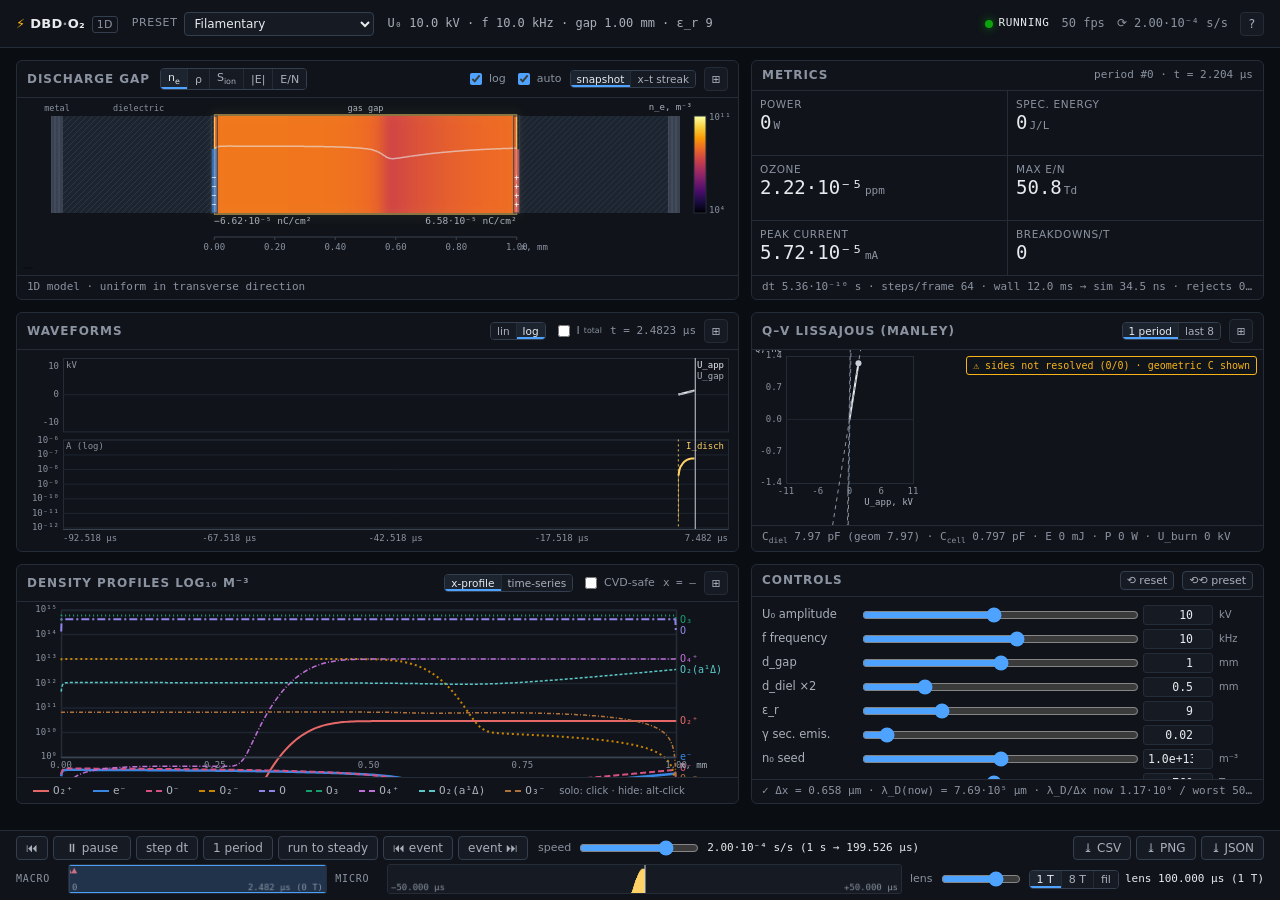
<file: index.html>
<!DOCTYPE html>
<html lang="en" data-theme="dark">
<head>
<meta charset="utf-8">
<meta name="viewport" content="width=device-width, initial-scale=1">
<title>DBD·O₂ 1D — dielectric barrier discharge simulator</title>
<!-- inline favicon: keeps the page dependency-free and silences the /favicon.ico 404 -->
<link rel="icon" href="data:image/svg+xml,%3Csvg xmlns='http://www.w3.org/2000/svg' viewBox='0 0 32 32'%3E%3Crect width='32' height='32' rx='6' fill='%2310141a'/%3E%3Crect x='4' y='6' width='24' height='3' fill='%234b5566'/%3E%3Crect x='4' y='23' width='24' height='3' fill='%234b5566'/%3E%3Cpath d='M16 9 L12 16 L18 16 L14 23' stroke='%23ffd166' stroke-width='2.2' fill='none' stroke-linejoin='round'/%3E%3C/svg%3E">
<link rel="stylesheet" href="css/app.css">
</head>
<body>

<!-- ══ A. HEADER ═══════════════════════════════════════════════════════════ -->
<header class="zone-a" id="header">
  <div class="brand"><span class="bolt" aria-hidden="true">⚡</span> DBD<span class="dot">·</span>O₂ <span class="brand-sub">1D</span></div>

  <label class="hdr-field">
    <span class="hdr-label">preset</span>
    <select id="preset" aria-label="Parameter preset">
      <option value="filamentary">Filamentary</option>
      <option value="townsend">Townsend / homogeneous</option>
      <option value="ozonizer">Ozonizer</option>
    </select>
  </label>

  <div class="hdr-summary mono" id="hdrSummary">U₀ 10.0 kV · f 10.0 kHz · gap 1.00 mm</div>

  <div class="hdr-right">
    <span class="run-badge" id="runBadge"><span class="led" aria-hidden="true"></span><span id="runText">PAUSED</span></span>
    <span class="mono muted" id="fpsText">– fps</span>
    <span class="mono muted" id="speedText">⟳ 1×</span>
    <button class="icon-btn" id="btnHelp" title="Keyboard shortcuts (?)" aria-label="Keyboard shortcuts">?</button>
    <button class="icon-btn" id="btnDrawer" title="Controls" aria-label="Open controls">☰</button>
  </div>
</header>

<main id="app">

  <!-- ══ B. GAP VIEW ══════════════════════════════════════════════════════ -->
  <section class="panel zone-b" id="panelGap">
    <div class="panel-head">
      <h2>Discharge gap</h2>
      <div class="seg" role="group" id="fieldSeg" aria-label="Displayed field">
        <button data-field="ne" class="on">n<sub>e</sub></button>
        <button data-field="rho">ρ</button>
        <button data-field="sion">S<sub>ion</sub></button>
        <button data-field="Eabs">|E|</button>
        <button data-field="EN">E/N</button>
      </div>
      <div class="head-tools">
        <label class="chk"><input type="checkbox" id="gapLog" checked> log</label>
        <label class="chk"><input type="checkbox" id="gapAuto" checked> auto</label>
        <div class="seg small" role="group" aria-label="Gap view mode">
          <button id="viewSnap" class="on">snapshot</button>
          <button id="viewStreak">x–t streak</button>
        </div>
        <button class="icon-btn" data-table="gap" title="Table view">⊞</button>
      </div>
    </div>
    <div class="panel-body">
      <canvas id="cvGap" role="img" aria-label="Discharge gap field map"></canvas>
      <div class="badge-tl mono" id="glowBadge" hidden>afterglow ON</div>
      <div class="readout mono" id="gapReadout"></div>
    </div>
    <div class="panel-foot mono muted" id="gapFoot">1D model · uniform in transverse direction</div>
  </section>

  <!-- ══ C. METRICS ═══════════════════════════════════════════════════════ -->
  <section class="panel zone-c" id="panelMetrics">
    <div class="panel-head">
      <h2>Metrics</h2>
      <div class="head-tools mono muted" id="periodText">period #0 · t = 0.000 ms</div>
    </div>
    <div class="panel-body metrics-grid" id="metrics"></div>
    <div class="panel-foot mono" id="solverStatus">dt – · steps/frame – · wall→sim –</div>
  </section>

  <!-- ══ D. WAVEFORMS ═════════════════════════════════════════════════════ -->
  <section class="panel zone-d" id="panelWave">
    <div class="panel-head">
      <h2>Waveforms</h2>
      <div class="head-tools">
        <div class="seg small" role="group" aria-label="Current scale">
          <button id="iLin">lin</button><button id="iLog" class="on">log</button>
        </div>
        <label class="chk"><input type="checkbox" id="showItot"> I<sub>total</sub></label>
        <span class="mono muted" id="waveCursor">t = –</span>
        <button class="icon-btn" data-table="wave" title="Table view">⊞</button>
      </div>
    </div>
    <div class="panel-body">
      <canvas id="cvWave" role="img" aria-label="Voltage and current waveforms"></canvas>
      <div class="badge-tr mono" id="decBadge" hidden></div>
    </div>
  </section>

  <!-- ══ E. Q–V LISSAJOUS ═════════════════════════════════════════════════ -->
  <section class="panel zone-e" id="panelQV">
    <div class="panel-head">
      <h2>Q–V Lissajous <span class="muted">(Manley)</span></h2>
      <div class="head-tools">
        <div class="seg small" role="group" aria-label="Lissajous window">
          <button id="qv1" class="on">1 period</button><button id="qv8">last 8</button>
        </div>
        <button class="icon-btn" data-table="qv" title="Table view">⊞</button>
      </div>
    </div>
    <div class="panel-body">
      <canvas id="cvQV" role="img" aria-label="Charge versus voltage Lissajous figure"></canvas>
      <div class="badge-tr status-warn mono" id="qvWarn" hidden>⚠ non-ideal Lissajous</div>
    </div>
    <div class="panel-foot mono" id="qvFoot">C<sub>diel</sub> – · C<sub>cell</sub> – · E – · P –</div>
  </section>

  <!-- ══ F. DENSITY PROFILES ══════════════════════════════════════════════ -->
  <section class="panel zone-f" id="panelProf">
    <div class="panel-head">
      <h2>Density profiles <span class="muted">log₁₀ m⁻³</span></h2>
      <div class="head-tools">
        <div class="seg small" role="group" aria-label="Profile mode">
          <button id="profX" class="on">x-profile</button><button id="profT">time-series</button>
        </div>
        <label class="chk"><input type="checkbox" id="cvdSafe"> CVD-safe</label>
        <span class="mono muted" id="profCursor">x = –</span>
        <button class="icon-btn" data-table="prof" title="Table view">⊞</button>
      </div>
    </div>
    <div class="panel-body">
      <canvas id="cvProf" role="img" aria-label="Species density profiles"></canvas>
      <div class="tooltip mono" id="profTip" hidden></div>
    </div>
    <div class="panel-foot legend" id="legend"></div>
  </section>

  <!-- ══ G. CONTROLS ══════════════════════════════════════════════════════ -->
  <section class="panel zone-g" id="panelCtl">
    <div class="panel-head">
      <h2>Controls</h2>
      <div class="head-tools">
        <button class="btn tiny" id="btnResetSoft" title="Reset state, keep parameters">⟲ reset</button>
        <button class="btn tiny" id="btnResetPreset" title="Reset to preset">⟲⟲ preset</button>
      </div>
    </div>
    <div class="panel-body ctl-body" id="controls"></div>
    <div class="panel-foot mono" id="gridInfo">Δx – · λ_D – </div>
  </section>
</main>

<!-- ══ H. TRANSPORT + TIMELINE ════════════════════════════════════════════ -->
<footer class="zone-h" id="transport">
  <div class="tr-row">
    <div class="tr-buttons">
      <button class="btn" id="btnReset" title="Reset to t=0 (R)">⏮</button>
      <button class="btn wide" id="btnPlay" title="Play / pause (Space)">⏵ play</button>
      <button class="btn" id="btnStep" title="One solver step">step dt</button>
      <button class="btn" id="btnPeriod" title="Run exactly one period">1 period</button>
      <button class="btn" id="btnSteady" title="Run to steady state">run to steady</button>
      <button class="btn" id="btnPrevEv" title="Previous breakdown (Shift+←)">⏮ event</button>
      <button class="btn" id="btnNextEv" title="Next breakdown (Shift+→)">event ⏭</button>
    </div>
    <label class="tr-speed">
      <span class="muted">speed</span>
      <input type="range" id="speed" min="-9" max="-2" step="0.05" value="-3.7">
      <span class="mono" id="speedLabel">–</span>
    </label>
    <div class="tr-exports">
      <button class="btn" id="btnCSV">⤓ CSV</button>
      <button class="btn" id="btnPNG">⤓ PNG</button>
      <button class="btn" id="btnJSON">⤓ JSON</button>
    </div>
  </div>
  <div class="tr-row tl-row">
    <span class="tl-tag mono">MACRO</span>
    <canvas id="cvMacro" class="tl-canvas" role="img" aria-label="Macro timeline with breakdown events"></canvas>
    <span class="tl-tag mono">MICRO</span>
    <canvas id="cvMicro" class="tl-canvas micro" role="img" aria-label="Micro timeline lens"></canvas>
    <label class="tr-speed lens">
      <span class="muted">lens</span>
      <input type="range" id="lens" min="-8.7" max="-2.3" step="0.05" value="-4">
      <span class="seg">
        <button class="on" id="lens1T" type="button" title="one full period">1 T</button>
        <button id="lens8T" type="button" title="eight periods">8 T</button>
        <button id="lensFil" type="button" title="filament scale, 50 ns">fil</button>
      </span>
      <span class="mono" id="lensLabel">–</span>
    </label>
  </div>
</footer>

<div class="live-region" id="live" aria-live="polite" role="status"></div>

<!-- modal: table view / help -->
<div class="modal" id="modal" hidden>
  <div class="modal-box">
    <div class="modal-head"><h3 id="modalTitle">Table</h3><button class="icon-btn" id="modalClose">✕</button></div>
    <div class="modal-body mono" id="modalBody"></div>
  </div>
</div>

<script type="module" src="src/ui.js"></script>
</body>
</html>
</file>
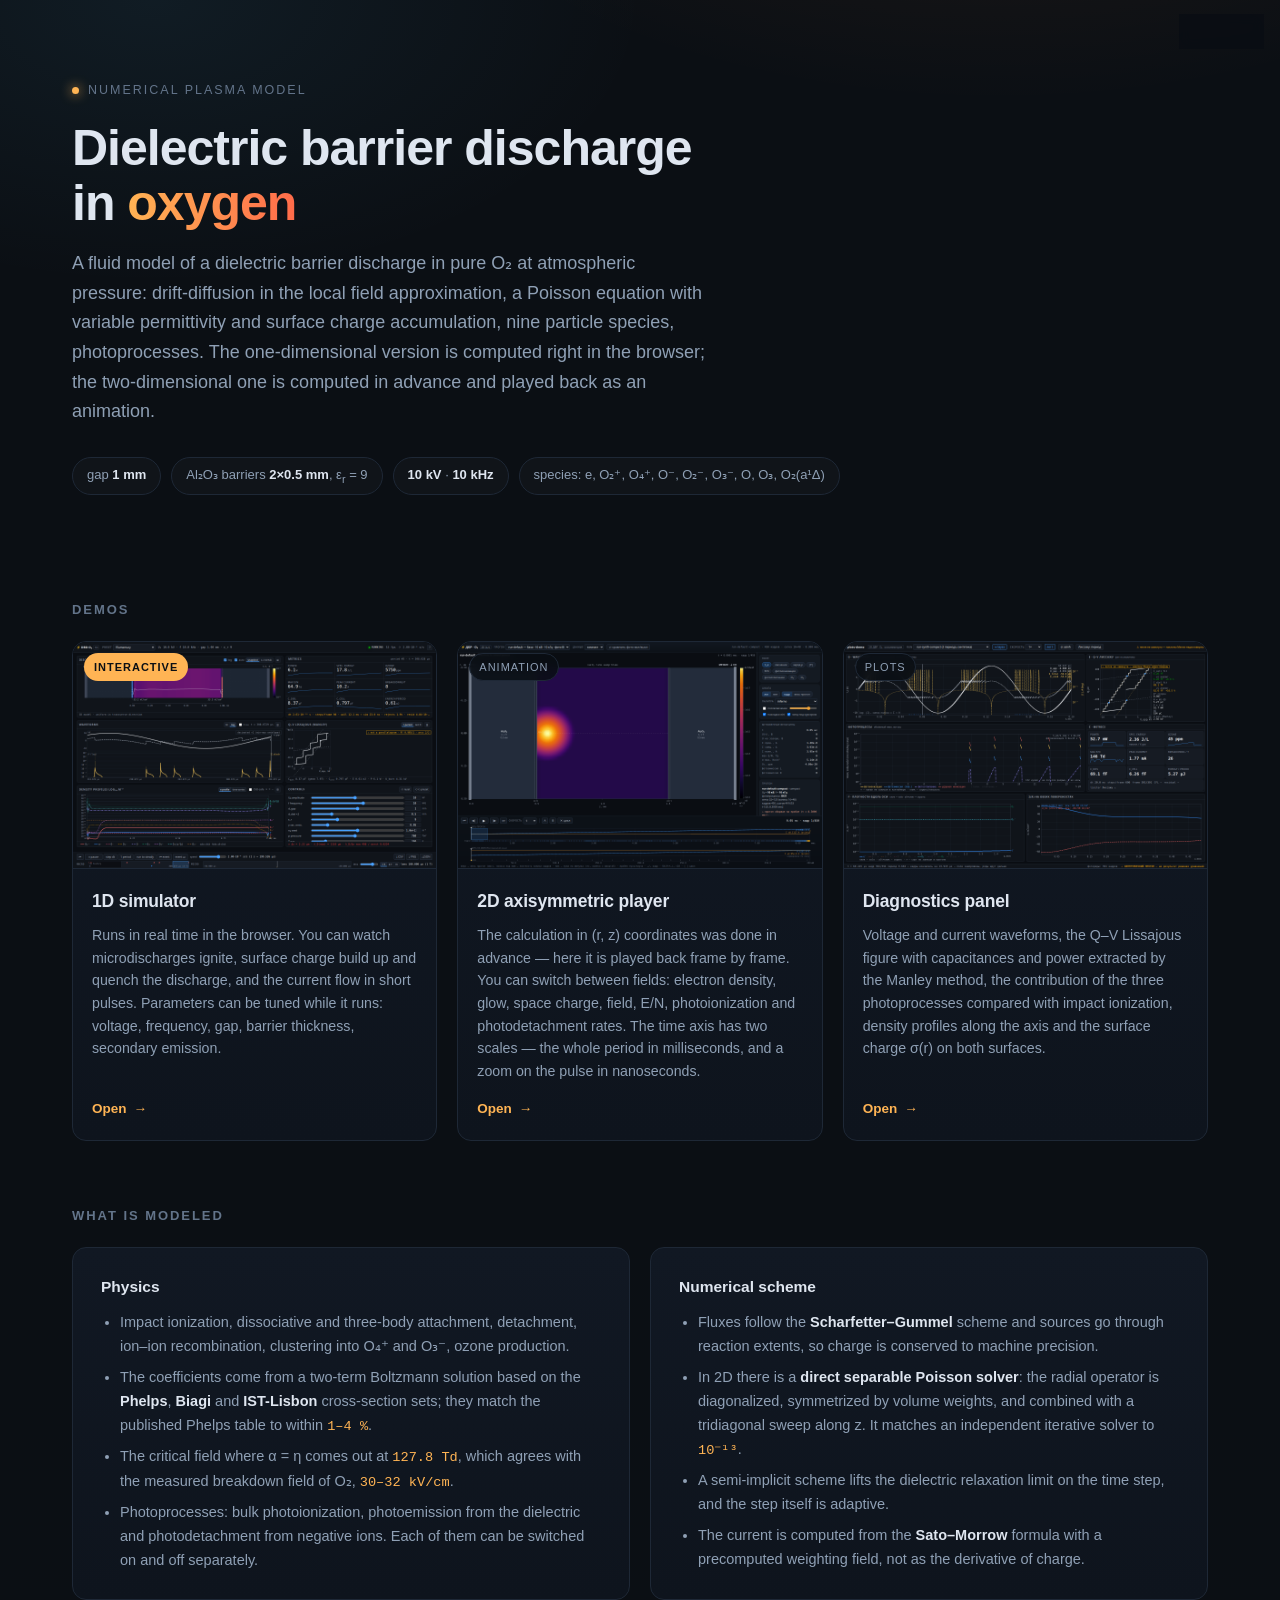
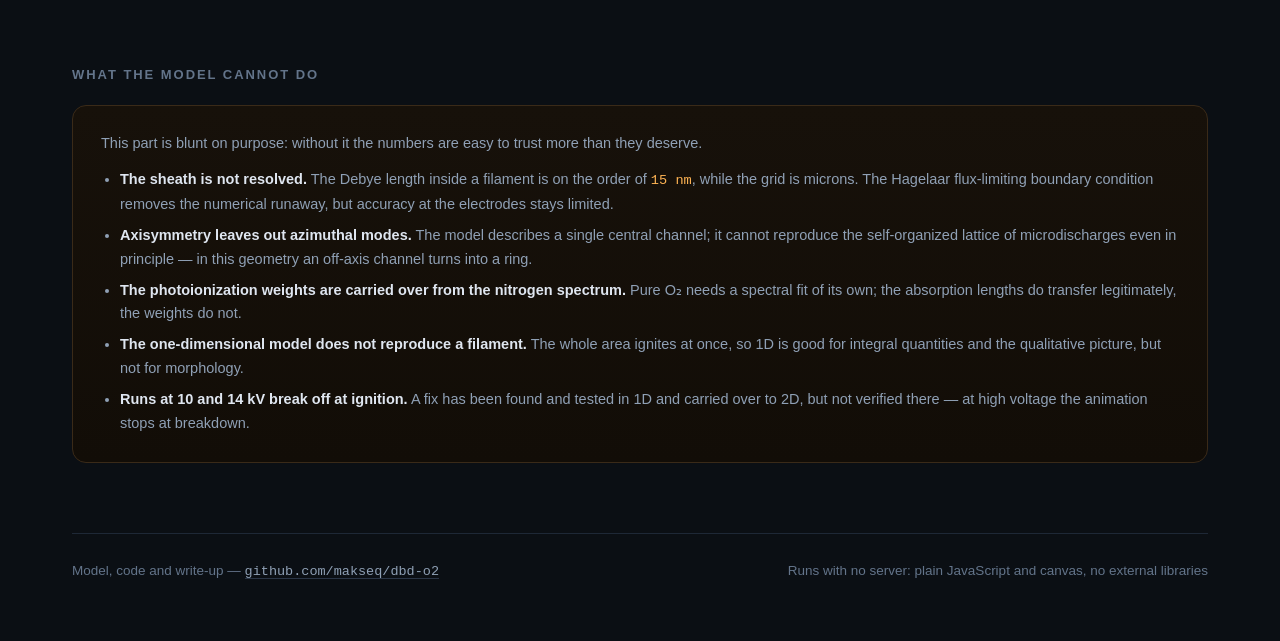
<file: site/index.html>
<!doctype html>
<html lang="en" data-lang="en">
<head>
<meta charset="utf-8">
<meta name="viewport" content="width=device-width, initial-scale=1">
<script>
(function(){
  var q=new URLSearchParams(location.search).get('lang'), s=null;
  try{ s=localStorage.getItem('lang'); }catch(e){}
  var l=(q==='en'||q==='ru')?q:((s==='en'||s==='ru')?s:'en');
  if(q===l){ try{ localStorage.setItem('lang',l); }catch(e){} }
  document.documentElement.lang=l;
  document.documentElement.setAttribute('data-lang',l);
  window.LANG=l;
})();
</script>
<title>Fluid model of atmospheric-pressure plasma | DBD in oxygen</title>
<meta name="description" content="A fluid model of a dielectric barrier discharge in pure oxygen at atmospheric pressure, with a live 1D simulator and a 2D axisymmetric player.">
<meta name="robots" content="index,follow">
<meta name="theme-color" content="#0b0f14">
<link rel="canonical" href="https://barier.makseq.com/">
<link rel="alternate" hreflang="en" href="https://barier.makseq.com/">
<link rel="alternate" hreflang="ru" href="https://barier.makseq.com/?lang=ru">
<link rel="alternate" hreflang="x-default" href="https://barier.makseq.com/">
<meta property="og:type" content="website">
<meta property="og:site_name" content="Dielectric barrier discharge in oxygen">
<meta property="og:url" content="https://barier.makseq.com/">
<meta property="og:title" content="Fluid model of atmospheric-pressure plasma | DBD in oxygen">
<meta property="og:description" content="A fluid model of a dielectric barrier discharge in pure oxygen at atmospheric pressure, with a live 1D simulator and a 2D axisymmetric player.">
<meta property="og:image" content="https://barier.makseq.com/og/landing.jpg">
<meta property="og:image:width" content="1200">
<meta property="og:image:height" content="630">
<meta property="og:image:alt" content="Dielectric barrier discharge in oxygen: the landing page of the numerical model, 1D simulator and 2D player">
<meta property="og:locale" content="en_US">
<meta name="twitter:card" content="summary_large_image">
<meta name="twitter:title" content="Fluid model of atmospheric-pressure plasma | DBD in oxygen">
<meta name="twitter:description" content="A fluid model of a dielectric barrier discharge in pure oxygen at atmospheric pressure, with a live 1D simulator and a 2D axisymmetric player.">
<meta name="twitter:image" content="https://barier.makseq.com/og/landing.jpg">
<meta name="twitter:image:alt" content="Dielectric barrier discharge in oxygen: the landing page of the numerical model, 1D simulator and 2D player">
<script type="application/ld+json">
{
  "@context": "https://schema.org",
  "@graph": [
    {
      "@type": "WebSite",
      "@id": "https://barier.makseq.com/#website",
      "url": "https://barier.makseq.com/",
      "name": "Dielectric barrier discharge in oxygen",
      "description": "A fluid model of a dielectric barrier discharge in pure oxygen at atmospheric pressure, with a live 1D simulator and a 2D axisymmetric player.",
      "inLanguage": ["en", "ru"],
      "author": { "@id": "https://makseq.com/#person" },
      "publisher": { "@id": "https://makseq.com/#person" }
    },
    {
      "@type": "Person",
      "@id": "https://makseq.com/#person",
      "name": "Max Tkachenko",
      "url": "https://makseq.com"
    },
    {
      "@type": "WebPage",
      "@id": "https://barier.makseq.com/#webpage",
      "url": "https://barier.makseq.com/",
      "name": "Fluid model of atmospheric-pressure plasma | DBD in oxygen",
      "description": "A fluid model of a dielectric barrier discharge in pure oxygen at atmospheric pressure, with a live 1D simulator and a 2D axisymmetric player.",
      "isPartOf": { "@id": "https://barier.makseq.com/#website" },
      "inLanguage": "en",
      "breadcrumb": { "@id": "https://barier.makseq.com/#breadcrumb" },
      "about": { "@id": "https://barier.makseq.com/#model" },
      "primaryImageOfPage": {
        "@type": "ImageObject",
        "url": "https://barier.makseq.com/og/landing.jpg",
        "width": 1200,
        "height": 630
      }
    },
    {
      "@type": "BreadcrumbList",
      "@id": "https://barier.makseq.com/#breadcrumb",
      "itemListElement": [
        { "@type": "ListItem", "position": 1, "name": "Dielectric barrier discharge in oxygen", "item": "https://barier.makseq.com/" }
      ]
    },
    {
      "@type": "CreativeWork",
      "@id": "https://barier.makseq.com/#model",
      "name": "Fluid model of a dielectric barrier discharge in pure oxygen",
      "abstract": "A one-dimensional and a two-dimensional axisymmetric fluid model of a dielectric barrier discharge in pure O2 at atmospheric pressure: drift-diffusion transport in the local field approximation, Poisson equation with variable permittivity and surface charge on the dielectric, nine species and photoionization with photoemission.",
      "inLanguage": "en",
      "author": { "@id": "https://makseq.com/#person" },
      "isPartOf": { "@id": "https://barier.makseq.com/#website" },
      "about": [
        { "@type": "Thing", "name": "Plasma physics" },
        { "@type": "Thing", "name": "Dielectric barrier discharge" },
        { "@type": "Thing", "name": "Atmospheric-pressure plasma" },
        { "@type": "Thing", "name": "Computational physics" }
      ],
      "keywords": "dielectric barrier discharge, oxygen plasma, fluid model, drift-diffusion, photoionization, surface charge, ozonizer"
    }
  ]
}
</script>
<link rel="icon" href="data:image/svg+xml,%3Csvg xmlns='http://www.w3.org/2000/svg' viewBox='0 0 32 32'%3E%3Crect width='32' height='32' rx='6' fill='%2310141a'/%3E%3Crect x='4' y='6' width='24' height='3' fill='%234b5566'/%3E%3Crect x='4' y='23' width='24' height='3' fill='%234b5566'/%3E%3Cpath d='M16 9 L12 16 L18 16 L14 23' stroke='%23ffd166' stroke-width='2.2' fill='none' stroke-linejoin='round'/%3E%3C/svg%3E">
<style>
  :root{
    --bg:#0b0f14; --panel:#111823; --panel2:#0e141d; --line:#1e2836;
    --fg:#dfe6f0; --dim:#8fa0b5; --dim2:#63748a;
    --amber:#ffb454; --hot:#ff6b4a; --cyan:#5ac8fa; --violet:#a78bfa;
    --maxw:1180px;
  }
  *{box-sizing:border-box}
  html,body{margin:0;padding:0}
  html[data-lang="en"] [lang="ru"], html[data-lang="ru"] [lang="en"]{display:none !important}
  body{
    background:
      radial-gradient(1100px 620px at 78% -12%, rgba(255,140,60,.10), transparent 60%),
      radial-gradient(900px 520px at 12% 0%, rgba(90,200,250,.07), transparent 55%),
      var(--bg);
    color:var(--fg);
    font:16px/1.65 -apple-system,BlinkMacSystemFont,"Segoe UI",Roboto,"Helvetica Neue",Arial,sans-serif;
    -webkit-font-smoothing:antialiased;
  }
  .wrap{max-width:var(--maxw);margin:0 auto;padding:0 22px}
  code,kbd,.mono{font-family:ui-monospace,SFMono-Regular,"SF Mono",Menlo,Consolas,monospace}

  .lang{
    position:fixed;top:14px;right:16px;z-index:50;
    display:inline-flex;align-items:center;gap:7px;
    font-size:12.5px;letter-spacing:.09em;
    padding:6px 12px;border-radius:999px;
    background:rgba(10,14,20,.78);border:1px solid var(--line);
    backdrop-filter:blur(6px);
  }
  .lang a{color:var(--dim2);text-decoration:none;font-weight:600}
  .lang a:hover{color:var(--fg)}
  .lang a[aria-current="true"]{color:var(--amber)}
  .lang a:focus-visible{outline:2px solid var(--amber);outline-offset:3px;border-radius:4px}
  .lang .sep{color:#2a3546}

  header{padding:76px 0 40px}
  .eyebrow{
    display:inline-flex;align-items:center;gap:9px;
    font-size:12.5px;letter-spacing:.16em;text-transform:uppercase;
    color:var(--dim2);margin-bottom:20px;
  }
  .eyebrow .dot{width:7px;height:7px;border-radius:50%;background:var(--amber);
    box-shadow:0 0 12px var(--amber)}
  h1{
    font-size:clamp(30px,5vw,50px);line-height:1.1;margin:0 0 18px;
    font-weight:650;letter-spacing:-.02em;
  }
  h1 .accent{
    background:linear-gradient(92deg,var(--amber),var(--hot));
    -webkit-background-clip:text;background-clip:text;color:transparent;
  }
  .lede{font-size:18px;color:var(--dim);max-width:64ch;margin:0}

  .facts{
    display:flex;flex-wrap:wrap;gap:10px;margin:30px 0 0;padding:0;list-style:none;
  }
  .facts li{
    font-size:13px;color:var(--dim);
    border:1px solid var(--line);border-radius:999px;padding:6px 14px;
    background:rgba(255,255,255,.02);
  }
  .facts b{color:var(--fg);font-weight:600}

  h2{
    font-size:13px;letter-spacing:.15em;text-transform:uppercase;color:var(--dim2);
    margin:64px 0 20px;font-weight:600;
  }

  .cards{display:grid;grid-template-columns:repeat(3,1fr);gap:20px}
  .card{
    display:flex;flex-direction:column;
    background:linear-gradient(180deg,var(--panel),var(--panel2));
    border:1px solid var(--line);border-radius:14px;overflow:hidden;
    text-decoration:none;color:inherit;
    transition:border-color .18s ease, transform .18s ease, box-shadow .18s ease;
  }
  .card:hover{
    border-color:#31435a;transform:translateY(-3px);
    box-shadow:0 14px 40px -18px rgba(0,0,0,.9);
  }
  .card:focus-visible{outline:2px solid var(--amber);outline-offset:3px}
  .thumb{
    aspect-ratio:16/10;background:#070b10;overflow:hidden;
    border-bottom:1px solid var(--line);position:relative;
  }
  .thumb img{width:100%;height:100%;object-fit:cover;object-position:top left;display:block;
    filter:saturate(1.05)}
  .badge{
    position:absolute;top:11px;left:11px;z-index:2;
    font-size:11px;letter-spacing:.09em;text-transform:uppercase;
    padding:4px 9px;border-radius:999px;
    background:rgba(10,14,20,.86);border:1px solid var(--line);color:var(--dim);
    backdrop-filter:blur(4px);
  }
  .badge.live{color:#0b0f14;background:var(--amber);border-color:transparent;font-weight:650}
  .card-body{padding:18px 19px 20px;flex:1;display:flex;flex-direction:column}
  .card h3{margin:0 0 8px;font-size:17.5px;font-weight:640;letter-spacing:-.01em}
  .card p{margin:0;color:var(--dim);font-size:14.2px;line-height:1.6;flex:1}
  .card .go{
    margin-top:15px;font-size:13.5px;color:var(--amber);font-weight:600;
    display:inline-flex;align-items:center;gap:7px;
  }
  .card:hover .go .arr{transform:translateX(3px)}
  .go .arr{transition:transform .18s ease;display:inline-block}

  .panel{
    background:linear-gradient(180deg,var(--panel),var(--panel2));
    border:1px solid var(--line);border-radius:14px;padding:26px 28px;
  }
  .grid2{display:grid;grid-template-columns:1fr 1fr;gap:20px}
  .panel h3{margin:0 0 12px;font-size:15.5px;font-weight:640}
  .panel p{margin:0 0 12px;color:var(--dim);font-size:14.5px}
  .panel p:last-child{margin-bottom:0}
  .panel ul{margin:0;padding-left:19px;color:var(--dim);font-size:14.5px}
  .panel li{margin-bottom:7px}
  .panel li:last-child{margin-bottom:0}
  .panel li b,.panel p b{color:var(--fg);font-weight:600}
  .num{color:var(--amber);font-family:ui-monospace,SFMono-Regular,Menlo,Consolas,monospace;
    font-size:.94em}

  .warn{border-color:#3a2a18;background:linear-gradient(180deg,#17110a,#120d07)}
  .warn h3{color:var(--amber)}

  footer{
    margin:70px 0 60px;padding-top:26px;border-top:1px solid var(--line);
    color:var(--dim2);font-size:13.5px;display:flex;flex-wrap:wrap;gap:14px 26px;
    align-items:baseline;justify-content:space-between;
  }
  footer a{color:var(--dim);text-decoration:none;border-bottom:1px solid #2a3546}
  footer a:hover{color:var(--fg)}

  @media (max-width:900px){
    .cards{grid-template-columns:1fr}
    .grid2{grid-template-columns:1fr}
    header{padding:52px 0 30px}
  }
</style>
</head>
<body>

<nav class="lang" aria-label="Language"><a href="?lang=ru" data-lang-link="ru">RU</a><span class="sep">·</span><a href="?lang=en" data-lang-link="en">EN</a></nav>

<div class="wrap">

  <header>
    <div class="eyebrow"><span class="dot"></span> <span lang="ru">численная модель плазмы</span><span lang="en">numerical plasma model</span></div>
    <h1><span lang="ru">Барьерный разряд<br>в <span class="accent">кислороде</span></span><span lang="en">Dielectric barrier discharge<br>in <span class="accent">oxygen</span></span></h1>
    <p class="lede" lang="ru">
      Fluid-модель диэлектрического барьерного разряда в чистом O₂ при атмосферном давлении:
      дрейф-диффузия в локальном приближении поля, уравнение Пуассона с переменной проницаемостью
      и накоплением поверхностного заряда, девять сортов частиц, фотопроцессы.
      Одномерная версия считается прямо в браузере, двумерная — заранее, и проигрывается как анимация.
    </p>
    <p class="lede" lang="en">
      A fluid model of a dielectric barrier discharge in pure O₂ at atmospheric pressure:
      drift-diffusion in the local field approximation, a Poisson equation with variable permittivity
      and surface charge accumulation, nine particle species, photoprocesses.
      The one-dimensional version is computed right in the browser; the two-dimensional one is
      computed in advance and played back as an animation.
    </p>
    <ul class="facts" lang="ru">
      <li>зазор <b>1&nbsp;мм</b></li>
      <li>барьеры Al₂O₃ <b>2×0.5&nbsp;мм</b>, ε<sub>r</sub>&nbsp;=&nbsp;9</li>
      <li><b>10&nbsp;кВ</b> · <b>10&nbsp;кГц</b></li>
      <li>частицы: e, O₂⁺, O₄⁺, O⁻, O₂⁻, O₃⁻, O, O₃, O₂(a¹Δ)</li>
    </ul>
    <ul class="facts" lang="en">
      <li>gap <b>1&nbsp;mm</b></li>
      <li>Al₂O₃ barriers <b>2×0.5&nbsp;mm</b>, ε<sub>r</sub>&nbsp;=&nbsp;9</li>
      <li><b>10&nbsp;kV</b> · <b>10&nbsp;kHz</b></li>
      <li>species: e, O₂⁺, O₄⁺, O⁻, O₂⁻, O₃⁻, O, O₃, O₂(a¹Δ)</li>
    </ul>
  </header>

  <h2><span lang="ru">Демонстрации</span><span lang="en">Demos</span></h2>
  <div class="cards">

    <a class="card" href="sim1d/" lang="ru">
      <div class="thumb">
        <span class="badge live">интерактивно</span>
        <img src="shots/sim1d.png" width="1600" height="1000" alt="Интерфейс одномерного симулятора: срез разрядного промежутка, осциллограммы, фигура Лиссажу" decoding="async">
      </div>
      <div class="card-body">
        <h3>1D-симулятор</h3>
        <p>
          Считает в реальном времени в браузере. Видно, как зажигаются микроразряды,
          как копится поверхностный заряд и гасит разряд, как ток идёт короткими импульсами.
          Параметры крутятся вживую: напряжение, частота, зазор, толщина барьера, вторичная эмиссия.
        </p>
        <span class="go">Открыть <span class="arr">→</span></span>
      </div>
    </a>

    <a class="card" href="sim1d/" lang="en">
      <div class="thumb">
        <span class="badge live">interactive</span>
        <img src="shots/sim1d.png" width="1600" height="1000" alt="The 1D simulator interface: a slice through the discharge gap, waveforms and a Lissajous figure" decoding="async">
      </div>
      <div class="card-body">
        <h3>1D simulator</h3>
        <p>
          Runs in real time in the browser. You can watch microdischarges ignite, surface charge build up
          and quench the discharge, and the current flow in short pulses.
          Parameters can be tuned while it runs: voltage, frequency, gap, barrier thickness, secondary emission.
        </p>
        <span class="go">Open <span class="arr">→</span></span>
      </div>
    </a>

    <a class="card" href="player/" lang="ru">
      <div class="thumb">
        <span class="badge">анимация</span>
        <img src="shots/player.png" width="1600" height="1000" alt="Двумерный осесимметричный плеер: срез промежутка с филаментом и цветовой картой плотности электронов" decoding="async">
      </div>
      <div class="card-body">
        <h3>2D осесимметричный плеер</h3>
        <p>
          Расчёт в координатах (r,&nbsp;z) сделан заранее — здесь он проигрывается покадрово.
          Переключаются поля: плотность электронов, свечение, объёмный заряд, поле, E/N,
          скорости фотоионизации и фотоотлипания. Шкала времени двухмасштабная —
          весь период в миллисекундах и лупа на импульс в наносекундах.
        </p>
        <span class="go">Открыть <span class="arr">→</span></span>
      </div>
    </a>

    <a class="card" href="player/" lang="en">
      <div class="thumb">
        <span class="badge">animation</span>
        <img src="shots/player.png" width="1600" height="1000" alt="The 2D axisymmetric player: a slice through the gap with a filament and a color map of electron density" decoding="async">
      </div>
      <div class="card-body">
        <h3>2D axisymmetric player</h3>
        <p>
          The calculation in (r,&nbsp;z) coordinates was done in advance — here it is played back
          frame by frame. You can switch between fields: electron density, glow, space charge, field, E/N,
          photoionization and photodetachment rates. The time axis has two scales —
          the whole period in milliseconds, and a zoom on the pulse in nanoseconds.
        </p>
        <span class="go">Open <span class="arr">→</span></span>
      </div>
    </a>

    <a class="card" href="player/plots-demo.html" lang="ru">
      <div class="thumb">
        <span class="badge">графики</span>
        <img src="shots/plots.png" width="1600" height="1000" alt="Панель графиков: осциллограммы, фигура Лиссажу, вклад фотопроцессов, профили плотностей" decoding="async">
      </div>
      <div class="card-body">
        <h3>Панель диагностики</h3>
        <p>
          Осциллограммы напряжения и тока, фигура Лиссажу Q–V с извлечением ёмкостей
          и мощности по методу Мэнли, вклад трёх фотопроцессов против ударной ионизации,
          профили плотностей вдоль оси и поверхностный заряд σ(r) на обеих поверхностях.
        </p>
        <span class="go">Открыть <span class="arr">→</span></span>
      </div>
    </a>

    <a class="card" href="player/plots-demo.html" lang="en">
      <div class="thumb">
        <span class="badge">plots</span>
        <img src="shots/plots.png" width="1600" height="1000" alt="The plots panel: waveforms, a Lissajous figure, the contribution of the photoprocesses, density profiles" decoding="async">
      </div>
      <div class="card-body">
        <h3>Diagnostics panel</h3>
        <p>
          Voltage and current waveforms, the Q–V Lissajous figure with capacitances and power
          extracted by the Manley method, the contribution of the three photoprocesses compared with impact
          ionization, density profiles along the axis and the surface charge σ(r) on both surfaces.
        </p>
        <span class="go">Open <span class="arr">→</span></span>
      </div>
    </a>

  </div>

  <h2><span lang="ru">Что моделируется</span><span lang="en">What is modeled</span></h2>
  <div class="grid2">
    <div class="panel" lang="ru">
      <h3>Физика</h3>
      <ul>
        <li>Ударная ионизация, диссоциативное и трёхтельное прилипание, отлипание, ион-ионная
          рекомбинация, кластеризация в O₄⁺ и O₃⁻, наработка озона.</li>
        <li>Коэффициенты получены решением двухчленного уравнения Больцмана на сечениях
          <b>Phelps</b>, <b>Biagi</b> и <b>IST-Lisbon</b>; сверены с опубликованной таблицей
          Phelps с точностью <span class="num">1–4 %</span>.</li>
        <li>Критическое поле α&nbsp;=&nbsp;η выходит <span class="num">127.8 Тд</span>,
          что согласуется с экспериментальным пробойным полем O₂
          <span class="num">30–32 кВ/см</span>.</li>
        <li>Фотопроцессы: объёмная фотоионизация, фотоэмиссия с диэлектрика и фотоотлипание
          от отрицательных ионов. Их можно включать и выключать по отдельности.</li>
      </ul>
    </div>
    <div class="panel" lang="en">
      <h3>Physics</h3>
      <ul>
        <li>Impact ionization, dissociative and three-body attachment, detachment, ion–ion
          recombination, clustering into O₄⁺ and O₃⁻, ozone production.</li>
        <li>The coefficients come from a two-term Boltzmann solution based on the
          <b>Phelps</b>, <b>Biagi</b> and <b>IST-Lisbon</b> cross-section sets; they match the published
          Phelps table to within <span class="num">1–4 %</span>.</li>
        <li>The critical field where α&nbsp;=&nbsp;η comes out at <span class="num">127.8 Td</span>,
          which agrees with the measured breakdown field of O₂,
          <span class="num">30–32 kV/cm</span>.</li>
        <li>Photoprocesses: bulk photoionization, photoemission from the dielectric and
          photodetachment from negative ions. Each of them can be switched on and off separately.</li>
      </ul>
    </div>
    <div class="panel" lang="ru">
      <h3>Численная схема</h3>
      <ul>
        <li>Потоки по схеме <b>Шарфеттера–Гуммеля</b>, источники через reaction extents —
          заряд сохраняется машинно точно.</li>
        <li>В 2D — <b>прямой разделимый решатель Пуассона</b>: диагонализация радиального
          оператора с симметризацией по объёмным весам плюс прогонка по z.
          Сверен с независимым итерационным решателем до <span class="num">10⁻¹³</span>.</li>
        <li>Полунеявная схема снимает ограничение по диэлектрической релаксации,
          шаг по времени адаптивный.</li>
        <li>Ток считается по формуле <b>Сато–Морроу</b> с предвычисленным весовым полем,
          а не как производная заряда.</li>
      </ul>
    </div>
    <div class="panel" lang="en">
      <h3>Numerical scheme</h3>
      <ul>
        <li>Fluxes follow the <b>Scharfetter–Gummel</b> scheme and sources go through reaction
          extents, so charge is conserved to machine precision.</li>
        <li>In 2D there is a <b>direct separable Poisson solver</b>: the radial operator is
          diagonalized, symmetrized by volume weights, and combined with a tridiagonal sweep along z.
          It matches an independent iterative solver to <span class="num">10⁻¹³</span>.</li>
        <li>A semi-implicit scheme lifts the dielectric relaxation limit on the time step,
          and the step itself is adaptive.</li>
        <li>The current is computed from the <b>Sato–Morrow</b> formula with a precomputed
          weighting field, not as the derivative of charge.</li>
      </ul>
    </div>
  </div>

  <h2><span lang="ru">Чего модель не умеет</span><span lang="en">What the model cannot do</span></h2>
  <div class="panel warn" lang="ru">
    <p>
      Здесь честно, потому что без этого числа легко принять за более достоверные, чем они есть.
    </p>
    <ul>
      <li><b>Пристеночный слой не разрешён.</b> Дебаевская длина в филаменте порядка
        <span class="num">15 нм</span>, а сетка — микроны. Потоко-ограничивающее граничное
        условие Хагелаара снимает численный разгон, но точность у электродов остаётся ограниченной.</li>
      <li><b>Осесимметрия не даёт азимутальных мод.</b> Модель описывает один центральный канал;
        самоорганизацию решётки микроразрядов она воспроизвести не может принципиально —
        внеосевой канал в такой геометрии становится кольцом.</li>
      <li><b>Веса фотоионизации перенесены из азотного спектра.</b> Для чистого O₂ нужен
        собственный спектральный фит; длины поглощения при этом переносятся законно, а веса — нет.</li>
      <li><b>Одномерная модель не воспроизводит филамент.</b> Вся площадь зажигается синхронно,
        поэтому 1D годится для интегральных величин и качественной картины, но не для морфологии.</li>
      <li><b>Прогоны при 10 и 14 кВ обрываются на зажигании.</b> Исправление найдено и проверено
        в 1D, в 2D перенесено, но не верифицировано — анимация при высоком напряжении
        останавливается на пробое.</li>
    </ul>
  </div>
  <div class="panel warn" lang="en">
    <p>
      This part is blunt on purpose: without it the numbers are easy to trust more than they deserve.
    </p>
    <ul>
      <li><b>The sheath is not resolved.</b> The Debye length inside a filament is on the order of
        <span class="num">15 nm</span>, while the grid is microns. The Hagelaar flux-limiting boundary
        condition removes the numerical runaway, but accuracy at the electrodes stays limited.</li>
      <li><b>Axisymmetry leaves out azimuthal modes.</b> The model describes a single central channel;
        it cannot reproduce the self-organized lattice of microdischarges even in principle —
        in this geometry an off-axis channel turns into a ring.</li>
      <li><b>The photoionization weights are carried over from the nitrogen spectrum.</b> Pure O₂
        needs a spectral fit of its own; the absorption lengths do transfer legitimately, the weights do not.</li>
      <li><b>The one-dimensional model does not reproduce a filament.</b> The whole area ignites at
        once, so 1D is good for integral quantities and the qualitative picture, but not for morphology.</li>
      <li><b>Runs at 10 and 14 kV break off at ignition.</b> A fix has been found and tested in 1D
        and carried over to 2D, but not verified there — at high voltage the animation
        stops at breakdown.</li>
    </ul>
  </div>

  <footer>
    <span lang="ru">Модель, код и разбор — <a href="https://github.com/makseq/dbd-o2" rel="noopener"><span class="mono">github.com/makseq/dbd-o2</span></a></span>
    <span lang="en">Model, code and write-up — <a href="https://github.com/makseq/dbd-o2" rel="noopener"><span class="mono">github.com/makseq/dbd-o2</span></a></span>
    <span lang="ru">Работает без сервера: чистый JavaScript и canvas, никаких внешних библиотек</span>
    <span lang="en">Runs with no server: plain JavaScript and canvas, no external libraries</span>
  </footer>

</div>

<script>
(function(){
  var META = {
    ru: {
      title: 'Барьерный разряд в кислороде — численная модель плазмы',
      desc: 'Fluid-модель диэлектрического барьерного разряда в чистом O₂ при атмосферном давлении: 1D-симулятор в реальном времени и 2D осесимметричный плеер с фотопроцессами.',
      locale: 'ru_RU'
    },
    en: {
      title: 'Fluid model of atmospheric-pressure plasma | DBD in oxygen',
      desc: 'A fluid model of a dielectric barrier discharge in pure oxygen at atmospheric pressure, with a live 1D simulator and a 2D axisymmetric player.',
      locale: 'en_US'
    }
  };
  function setMeta(sel, val){ var e = document.querySelector(sel); if(e) e.setAttribute('content', val); }
  var links = document.querySelectorAll('.lang a[data-lang-link]');

  function apply(l){
    document.documentElement.lang = l;
    document.documentElement.setAttribute('data-lang', l);
    window.LANG = l;
    var m = META[l];
    document.title = m.title;
    setMeta('meta[name="description"]', m.desc);
    setMeta('meta[property="og:title"]', m.title);
    setMeta('meta[property="og:description"]', m.desc);
    setMeta('meta[property="og:locale"]', m.locale);
    setMeta('meta[name="twitter:title"]', m.title);
    setMeta('meta[name="twitter:description"]', m.desc);
    for(var i=0;i<links.length;i++){
      var a = links[i], on = a.getAttribute('data-lang-link') === l;
      if(on) a.setAttribute('aria-current','true'); else a.removeAttribute('aria-current');
      var p = new URLSearchParams(location.search);
      p.set('lang', a.getAttribute('data-lang-link'));
      a.setAttribute('href', location.pathname + '?' + p.toString());
    }
  }

  for(var i=0;i<links.length;i++){
    links[i].addEventListener('click', function(ev){
      ev.preventDefault();
      var l = this.getAttribute('data-lang-link');
      try{ localStorage.setItem('lang', l); }catch(e){}
      apply(l);
      var p = new URLSearchParams(location.search);
      p.set('lang', l);
      history.replaceState(null, '', location.pathname + '?' + p.toString());
    });
  }

  apply(window.LANG || 'en');
})();
</script>
</body>
</html>
</file>
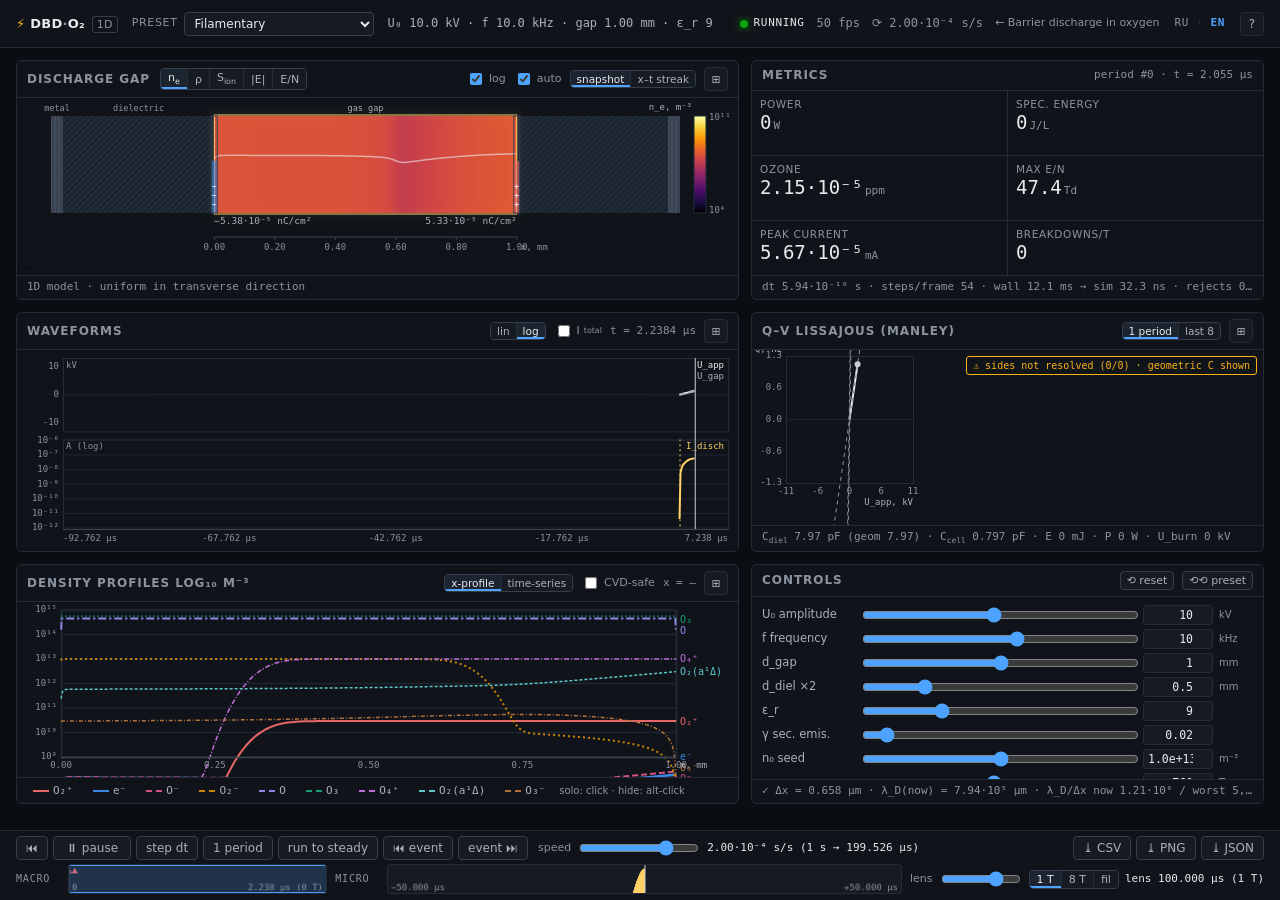
<file: site/sim1d/index.html>
<!DOCTYPE html>
<html lang="en" data-lang="en" data-theme="dark">
<head>
<meta charset="utf-8">
<meta name="viewport" content="width=device-width, initial-scale=1">
<!-- language: ?lang=ru|en -> localStorage.lang -> 'ru'; must run before styles/scripts -->
<script>
(function(){
  var q=new URLSearchParams(location.search).get('lang'), s=null;
  try{ s=localStorage.getItem('lang'); }catch(e){}
  var l=(q==='en'||q==='ru')?q:((s==='en'||s==='ru')?s:'en');
  if(q===l){ try{ localStorage.setItem('lang',l); }catch(e){} }
  document.documentElement.lang=l;
  document.documentElement.setAttribute('data-lang',l);
  window.LANG=l;
})();
</script>
<title>1D drift-diffusion simulator, nine species | DBD in oxygen</title>
<meta name="description" content="A barrier discharge in oxygen simulated live in the browser: drift-diffusion transport, Poisson with surface charge and nine plasma species.">
<meta name="robots" content="index,follow">
<meta name="theme-color" content="#0a0d12">
<link rel="canonical" href="https://barier.makseq.com/sim1d/">
<link rel="alternate" hreflang="en" href="https://barier.makseq.com/sim1d/">
<link rel="alternate" hreflang="ru" href="https://barier.makseq.com/sim1d/?lang=ru">
<link rel="alternate" hreflang="x-default" href="https://barier.makseq.com/sim1d/">
<meta property="og:type" content="website">
<meta property="og:site_name" content="Dielectric barrier discharge in oxygen">
<meta property="og:url" content="https://barier.makseq.com/sim1d/">
<meta property="og:title" content="1D drift-diffusion simulator, nine species | DBD in oxygen">
<meta property="og:description" content="A barrier discharge in oxygen simulated live in the browser: drift-diffusion transport, Poisson with surface charge and nine plasma species.">
<meta property="og:image" content="https://barier.makseq.com/og/sim1d.jpg">
<meta property="og:image:width" content="1200">
<meta property="og:image:height" content="630">
<meta property="og:image:alt" content="The 1D DBD simulator: a slice through the discharge gap, current and voltage waveforms and a Lissajous figure">
<meta property="og:locale" content="en_US">
<meta name="twitter:card" content="summary_large_image">
<meta name="twitter:title" content="1D drift-diffusion simulator, nine species | DBD in oxygen">
<meta name="twitter:description" content="A barrier discharge in oxygen simulated live in the browser: drift-diffusion transport, Poisson with surface charge and nine plasma species.">
<meta name="twitter:image" content="https://barier.makseq.com/og/sim1d.jpg">
<meta name="twitter:image:alt" content="The 1D DBD simulator: a slice through the discharge gap, current and voltage waveforms and a Lissajous figure">
<script type="application/ld+json">
{
  "@context": "https://schema.org",
  "@graph": [
    {
      "@type": "WebPage",
      "@id": "https://barier.makseq.com/sim1d/#webpage",
      "url": "https://barier.makseq.com/sim1d/",
      "name": "1D drift-diffusion simulator, nine species | DBD in oxygen",
      "description": "A barrier discharge in oxygen simulated live in the browser: drift-diffusion transport, Poisson with surface charge and nine plasma species.",
      "isPartOf": { "@id": "https://barier.makseq.com/#website" },
      "inLanguage": "en",
      "breadcrumb": { "@id": "https://barier.makseq.com/sim1d/#breadcrumb" },
      "primaryImageOfPage": {
        "@type": "ImageObject",
        "url": "https://barier.makseq.com/og/sim1d.jpg",
        "width": 1200,
        "height": 630
      }
    },
    {
      "@type": "BreadcrumbList",
      "@id": "https://barier.makseq.com/sim1d/#breadcrumb",
      "itemListElement": [
        { "@type": "ListItem", "position": 1, "name": "Dielectric barrier discharge in oxygen", "item": "https://barier.makseq.com/" },
        { "@type": "ListItem", "position": 2, "name": "1D simulator", "item": "https://barier.makseq.com/sim1d/" }
      ]
    },
    {
      "@type": "WebApplication",
      "@id": "https://barier.makseq.com/sim1d/#app",
      "name": "1D DBD simulator",
      "url": "https://barier.makseq.com/sim1d/",
      "applicationCategory": "Simulation",
      "operatingSystem": "Web browser",
      "browserRequirements": "Requires JavaScript and HTML5 canvas",
      "isAccessibleForFree": true,
      "inLanguage": ["en", "ru"],
      "description": "A one-dimensional fluid model of a dielectric barrier discharge in pure oxygen, solved live in the browser: drift-diffusion transport in the local field approximation, the Poisson equation with variable permittivity and surface charge on the dielectric, nine species, waveforms and a Lissajous figure.",
      "author": { "@id": "https://makseq.com/#person" },
      "publisher": { "@id": "https://makseq.com/#person" },
      "isPartOf": { "@id": "https://barier.makseq.com/#website" },
      "offers": { "@type": "Offer", "price": 0, "priceCurrency": "USD" }
    },
    {
      "@type": "Person",
      "@id": "https://makseq.com/#person",
      "name": "Max Tkachenko",
      "url": "https://makseq.com"
    }
  ]
}
</script>
<!-- inline favicon: keeps the page dependency-free and silences the /favicon.ico 404 -->
<link rel="icon" href="data:image/svg+xml,%3Csvg xmlns='http://www.w3.org/2000/svg' viewBox='0 0 32 32'%3E%3Crect width='32' height='32' rx='6' fill='%2310141a'/%3E%3Crect x='4' y='6' width='24' height='3' fill='%234b5566'/%3E%3Crect x='4' y='23' width='24' height='3' fill='%234b5566'/%3E%3Cpath d='M16 9 L12 16 L18 16 L14 23' stroke='%23ffd166' stroke-width='2.2' fill='none' stroke-linejoin='round'/%3E%3C/svg%3E">
<link rel="stylesheet" href="css/app.css">
</head>
<body>

<!-- ══ A. HEADER ═══════════════════════════════════════════════════════════ -->
<header class="zone-a" id="header">
  <h1 class="brand"><span class="bolt" aria-hidden="true">⚡</span> DBD<span class="dot">·</span>O₂ <span class="brand-sub">1D</span></h1>

  <label class="hdr-field">
    <span class="hdr-label" data-i18n="hdr.preset">preset</span>
    <select id="preset" data-i18n-attr="aria-label:hdr.presetAria" aria-label="Parameter preset">
      <option value="filamentary" data-i18n="preset.filamentary">Filamentary</option>
      <option value="townsend" data-i18n="preset.townsend">Townsend / homogeneous</option>
      <option value="ozonizer" data-i18n="preset.ozonizer">Ozonizer</option>
    </select>
  </label>

  <div class="hdr-summary mono" id="hdrSummary" data-i18n="hdr.summaryInit">U₀ 10.0 kV · f 10.0 kHz · gap 1.00 mm</div>

  <div class="hdr-right">
    <span class="run-badge" id="runBadge"><span class="led" aria-hidden="true"></span><span id="runText" data-i18n="run.paused">PAUSED</span></span>
    <span class="mono muted" id="fpsText" data-i18n="hdr.fpsInit">– fps</span>
    <span class="mono muted" id="speedText" data-i18n="hdr.speedInit">⟳ 1×</span>
    <a class="home-link" href="/" data-i18n="hdr.home">← Barrier discharge in oxygen</a>
    <nav class="lang" data-i18n-attr="aria-label:lang.aria" aria-label="Language"><a href="?lang=ru" data-lang-link="ru">RU</a><span class="sep">·</span><a href="?lang=en" data-lang-link="en">EN</a></nav>
    <button class="icon-btn" id="btnHelp" data-i18n-attr="title:hdr.helpTitle;aria-label:hdr.helpAria" title="Keyboard shortcuts (?)" aria-label="Keyboard shortcuts">?</button>
    <button class="icon-btn" id="btnDrawer" data-i18n-attr="title:hdr.drawerTitle;aria-label:hdr.drawerAria" title="Controls" aria-label="Open controls">☰</button>
  </div>
</header>

<main id="app">

  <!-- ══ B. GAP VIEW ══════════════════════════════════════════════════════ -->
  <section class="panel zone-b" id="panelGap">
    <div class="panel-head">
      <h2 data-i18n="panel.gap">Discharge gap</h2>
      <div class="seg" role="group" id="fieldSeg" data-i18n-attr="aria-label:gap.fieldAria" aria-label="Displayed field">
        <button data-field="ne" class="on">n<sub>e</sub></button>
        <button data-field="rho">ρ</button>
        <button data-field="sion">S<sub>ion</sub></button>
        <button data-field="Eabs">|E|</button>
        <button data-field="EN">E/N</button>
      </div>
      <div class="head-tools">
        <label class="chk"><input type="checkbox" id="gapLog" checked> <span data-i18n="gap.log">log</span></label>
        <label class="chk"><input type="checkbox" id="gapAuto" checked> <span data-i18n="gap.auto">auto</span></label>
        <div class="seg small" role="group" data-i18n-attr="aria-label:gap.modeAria" aria-label="Gap view mode">
          <button id="viewSnap" class="on" data-i18n="gap.snapshot">snapshot</button>
          <button id="viewStreak" data-i18n="gap.streak">x–t streak</button>
        </div>
        <button class="icon-btn" data-table="gap" data-i18n-attr="title:tool.table" title="Table view">⊞</button>
      </div>
    </div>
    <div class="panel-body">
      <canvas id="cvGap" role="img" data-i18n-attr="aria-label:gap.canvasAria" aria-label="Discharge gap field map"></canvas>
      <div class="badge-tl mono" id="glowBadge" data-i18n="gap.glowBadge" hidden>afterglow ON</div>
      <div class="readout mono" id="gapReadout"></div>
    </div>
    <div class="panel-foot mono muted" id="gapFoot" data-i18n="gap.foot">1D model · uniform in transverse direction</div>
  </section>

  <!-- ══ C. METRICS ═══════════════════════════════════════════════════════ -->
  <section class="panel zone-c" id="panelMetrics">
    <div class="panel-head">
      <h2 data-i18n="panel.metrics">Metrics</h2>
      <div class="head-tools mono muted" id="periodText" data-i18n="metrics.periodInit">period #0 · t = 0.000 ms</div>
    </div>
    <div class="panel-body metrics-grid" id="metrics"></div>
    <div class="panel-foot mono" id="solverStatus" data-i18n="solver.statusInit">dt – · steps/frame – · wall→sim –</div>
  </section>

  <!-- ══ D. WAVEFORMS ═════════════════════════════════════════════════════ -->
  <section class="panel zone-d" id="panelWave">
    <div class="panel-head">
      <h2 data-i18n="panel.wave">Waveforms</h2>
      <div class="head-tools">
        <div class="seg small" role="group" data-i18n-attr="aria-label:wave.scaleAria" aria-label="Current scale">
          <button id="iLin" data-i18n="wave.lin">lin</button><button id="iLog" class="on" data-i18n="wave.log">log</button>
        </div>
        <label class="chk"><input type="checkbox" id="showItot"> I<sub>total</sub></label>
        <span class="mono muted" id="waveCursor" data-i18n="wave.cursorInit">t = –</span>
        <button class="icon-btn" data-table="wave" data-i18n-attr="title:tool.table" title="Table view">⊞</button>
      </div>
    </div>
    <div class="panel-body">
      <canvas id="cvWave" role="img" data-i18n-attr="aria-label:wave.canvasAria" aria-label="Voltage and current waveforms"></canvas>
      <div class="badge-tr mono" id="decBadge" hidden></div>
    </div>
  </section>

  <!-- ══ E. Q–V LISSAJOUS ═════════════════════════════════════════════════ -->
  <section class="panel zone-e" id="panelQV">
    <div class="panel-head">
      <h2><span data-i18n="panel.qv">Q–V Lissajous</span> <span class="muted" data-i18n="panel.qv.sub">(Manley)</span></h2>
      <div class="head-tools">
        <div class="seg small" role="group" data-i18n-attr="aria-label:qv.windowAria" aria-label="Lissajous window">
          <button id="qv1" class="on" data-i18n="qv.win1">1 period</button><button id="qv8" data-i18n="qv.win8">last 8</button>
        </div>
        <button class="icon-btn" data-table="qv" data-i18n-attr="title:tool.table" title="Table view">⊞</button>
      </div>
    </div>
    <div class="panel-body">
      <canvas id="cvQV" role="img" data-i18n-attr="aria-label:qv.canvasAria" aria-label="Charge versus voltage Lissajous figure"></canvas>
      <div class="badge-tr status-warn mono" id="qvWarn" data-i18n="qv.canvasWarnInit" hidden>⚠ non-ideal Lissajous</div>
    </div>
    <div class="panel-foot mono" id="qvFoot" data-i18n="qv.footInit">C<sub>diel</sub> – · C<sub>cell</sub> – · E – · P –</div>
  </section>

  <!-- ══ F. DENSITY PROFILES ══════════════════════════════════════════════ -->
  <section class="panel zone-f" id="panelProf">
    <div class="panel-head">
      <h2><span data-i18n="panel.prof">Density profiles</span> <span class="muted" data-i18n="panel.prof.sub">log₁₀ m⁻³</span></h2>
      <div class="head-tools">
        <div class="seg small" role="group" data-i18n-attr="aria-label:prof.modeAria" aria-label="Profile mode">
          <button id="profX" class="on" data-i18n="prof.x">x-profile</button><button id="profT" data-i18n="prof.t">time-series</button>
        </div>
        <label class="chk"><input type="checkbox" id="cvdSafe"> <span data-i18n="prof.cvdSafe">CVD-safe</span></label>
        <span class="mono muted" id="profCursor" data-i18n="prof.cursorInit">x = –</span>
        <button class="icon-btn" data-table="prof" data-i18n-attr="title:tool.table" title="Table view">⊞</button>
      </div>
    </div>
    <div class="panel-body">
      <canvas id="cvProf" role="img" data-i18n-attr="aria-label:prof.canvasAria" aria-label="Species density profiles"></canvas>
      <div class="tooltip mono" id="profTip" hidden></div>
    </div>
    <div class="panel-foot legend" id="legend"></div>
  </section>

  <!-- ══ G. CONTROLS ══════════════════════════════════════════════════════ -->
  <section class="panel zone-g" id="panelCtl">
    <div class="panel-head">
      <h2 data-i18n="panel.ctl">Controls</h2>
      <div class="head-tools">
        <button class="btn tiny" id="btnResetSoft" data-i18n="ctl.resetSoft" data-i18n-attr="title:ctl.resetSoftTitle" title="Reset state, keep parameters">⟲ reset</button>
        <button class="btn tiny" id="btnResetPreset" data-i18n="ctl.resetPreset" data-i18n-attr="title:ctl.resetPresetTitle" title="Reset to preset">⟲⟲ preset</button>
      </div>
    </div>
    <div class="panel-body ctl-body" id="controls"></div>
    <div class="panel-foot mono" id="gridInfo" data-i18n="ctl.gridInit">Δx – · λ_D – </div>
  </section>
</main>

<!-- ══ H. TRANSPORT + TIMELINE ════════════════════════════════════════════ -->
<footer class="zone-h" id="transport">
  <div class="tr-row">
    <div class="tr-buttons">
      <button class="btn" id="btnReset" data-i18n-attr="title:tr.resetTitle" title="Reset to t=0 (R)">⏮</button>
      <button class="btn wide" id="btnPlay" data-i18n="tr.play" data-i18n-attr="title:tr.playTitle" title="Play / pause (Space)">⏵ play</button>
      <button class="btn" id="btnStep" data-i18n="tr.step" data-i18n-attr="title:tr.stepTitle" title="One solver step">step dt</button>
      <button class="btn" id="btnPeriod" data-i18n="tr.period" data-i18n-attr="title:tr.periodTitle" title="Run exactly one period">1 period</button>
      <button class="btn" id="btnSteady" data-i18n="tr.steady" data-i18n-attr="title:tr.steadyTitle" title="Run to steady state">run to steady</button>
      <button class="btn" id="btnPrevEv" data-i18n="tr.prevEv" data-i18n-attr="title:tr.prevEvTitle" title="Previous breakdown (Shift+←)">⏮ event</button>
      <button class="btn" id="btnNextEv" data-i18n="tr.nextEv" data-i18n-attr="title:tr.nextEvTitle" title="Next breakdown (Shift+→)">event ⏭</button>
    </div>
    <label class="tr-speed">
      <span class="muted" data-i18n="tr.speed">speed</span>
      <input type="range" id="speed" min="-9" max="-2" step="0.05" value="-3.7">
      <span class="mono" id="speedLabel" data-i18n="tr.speedInit">–</span>
    </label>
    <div class="tr-exports">
      <button class="btn" id="btnCSV">⤓ CSV</button>
      <button class="btn" id="btnPNG">⤓ PNG</button>
      <button class="btn" id="btnJSON">⤓ JSON</button>
    </div>
  </div>
  <div class="tr-row tl-row">
    <span class="tl-tag mono" data-i18n="tr.macro">MACRO</span>
    <canvas id="cvMacro" class="tl-canvas" role="img" data-i18n-attr="aria-label:tr.macroAria" aria-label="Macro timeline with breakdown events"></canvas>
    <span class="tl-tag mono" data-i18n="tr.micro">MICRO</span>
    <canvas id="cvMicro" class="tl-canvas micro" role="img" data-i18n-attr="aria-label:tr.microAria" aria-label="Micro timeline lens"></canvas>
    <label class="tr-speed lens">
      <span class="muted" data-i18n="tr.lens">lens</span>
      <input type="range" id="lens" min="-8.7" max="-2.3" step="0.05" value="-4">
      <span class="seg">
        <button class="on" id="lens1T" type="button" data-i18n="tr.lens1T" data-i18n-attr="title:tr.lens1TTitle" title="one full period">1 T</button>
        <button id="lens8T" type="button" data-i18n="tr.lens8T" data-i18n-attr="title:tr.lens8TTitle" title="eight periods">8 T</button>
        <button id="lensFil" type="button" data-i18n="tr.lensFil" data-i18n-attr="title:tr.lensFilTitle" title="filament scale, 50 ns">fil</button>
      </span>
      <span class="mono" id="lensLabel" data-i18n="tr.speedInit">–</span>
    </label>
  </div>
</footer>

<div class="live-region" id="live" aria-live="polite" role="status"></div>

<!-- modal: table view / help -->
<div class="modal" id="modal" hidden>
  <div class="modal-box">
    <div class="modal-head"><h3 id="modalTitle" data-i18n="modal.titleInit">Table</h3><button class="icon-btn" id="modalClose" data-i18n-attr="aria-label:modal.closeAria" aria-label="Close">✕</button></div>
    <div class="modal-body mono" id="modalBody"></div>
  </div>
</div>

<script type="module" src="src/ui.js"></script>
</body>
</html>
</file>
<file: css/app.css>
/* app.css — dark scientific theme. All tokens per UI_SPEC §3.1. */

:root{
  --bg-app:#0a0d12;
  --surface-1:#10141a;
  --surface-2:#161b23;
  --surface-3:#1c2430;
  --border:#242c38;
  --border-strong:#333f4f;
  --text-primary:#e8eaed;
  --text-secondary:#a9b0bb;
  --text-muted:#8b93a1;
  --grid:#1e2530;
  --axis:#39424f;
  --accent:#4da3ff;
  --cursor:#c8ced8;
  --good:#0ca30c;
  --warning:#fab219;
  --serious:#ec835a;
  --critical:#d03b3b;
  --gutter:12px;
  --pad:16px;
  --font-ui:Inter,system-ui,-apple-system,"Segoe UI",Roboto,sans-serif;
  --font-mono:"JetBrains Mono",ui-monospace,SFMono-Regular,Menlo,monospace;
}

*{box-sizing:border-box;}
html,body{height:100%;}
body{
  margin:0;background:var(--bg-app);color:var(--text-primary);
  font-family:var(--font-ui);font-size:13px;line-height:1.35;
  overflow-x:hidden;
  display:flex;flex-direction:column;min-height:100vh;
}
.mono{font-family:var(--font-mono);font-variant-numeric:tabular-nums;}
.muted{color:var(--text-muted);}
sub,sup{font-size:.72em;}

button,select,input{font-family:inherit;font-size:inherit;color:inherit;}
:focus-visible{outline:2px solid var(--accent);outline-offset:2px;border-radius:3px;}

/* ─────────────────────────────── A. header ─────────────────────────────── */
.zone-a{
  height:48px;flex:0 0 48px;display:flex;align-items:center;gap:14px;
  padding:0 var(--pad);background:var(--surface-1);
  border-bottom:1px solid var(--border);
}
.brand{font-weight:600;letter-spacing:.02em;white-space:nowrap;}
.brand .bolt{color:var(--warning);}
.brand .dot{color:var(--text-muted);}
.brand-sub{color:var(--text-muted);font-weight:400;font-size:11px;
  border:1px solid var(--border-strong);border-radius:3px;padding:1px 4px;margin-left:2px;}
.hdr-field{display:flex;align-items:center;gap:6px;}
.hdr-label{font-size:11px;text-transform:uppercase;letter-spacing:.06em;color:var(--text-muted);}
.hdr-summary{font-size:12px;color:var(--text-secondary);white-space:nowrap;overflow:hidden;text-overflow:ellipsis;}
.hdr-right{margin-left:auto;display:flex;align-items:center;gap:12px;font-size:12px;white-space:nowrap;}
.run-badge{display:inline-flex;align-items:center;gap:6px;font-size:11px;letter-spacing:.06em;
  font-family:var(--font-mono);color:var(--text-secondary);}
.run-badge .led{width:8px;height:8px;border-radius:50%;background:var(--text-muted);}
.run-badge.running .led{background:var(--good);box-shadow:0 0 8px rgba(12,163,12,.7);}
.run-badge.running{color:var(--text-primary);}

select,input[type=text],input[type=number]{
  background:var(--surface-2);border:1px solid var(--border-strong);border-radius:4px;
  padding:3px 6px;font-size:12px;
}
.icon-btn{
  background:var(--surface-2);border:1px solid var(--border);border-radius:4px;
  width:24px;height:24px;line-height:1;cursor:pointer;color:var(--text-secondary);
  display:inline-flex;align-items:center;justify-content:center;flex:0 0 auto;
}
.icon-btn:hover{background:var(--surface-3);color:var(--text-primary);}
#btnDrawer{display:none;}

/* ─────────────────────────────── grid ──────────────────────────────────── */
#app{
  /* .zone-h — непрозрачный sticky-футер поверх контента; без собственной прокрутки
     #app он накрывал легенду и индикатор сетки на всех вьюпортах ниже ~1050 px.
     Теперь скроллится сам #app, а шапка и транспорт остаются фиксированным хромом;
     padding-bottom страхует случай, когда прокрутка всё-таки уходит в body. */
  flex:1 1 auto;min-height:0;overflow-y:auto;
  display:grid;gap:var(--gutter);padding:var(--gutter) var(--pad) 16px;
  grid-template-columns:repeat(12,minmax(0,1fr));
  grid-auto-rows:min-content;align-content:start;
}
/* Высоты рядов подстраиваются под вьюпорт: при фиксированных 320+280+280 документ
   всегда был >= 1050 px, и непрозрачный sticky-футер накрывал легенду и индикатор
   сетки на самых обычных высотах экрана (900/1000/1080 минус хром браузера). */
:root{--row-h:clamp(190px, calc((100vh - 180px) / 3), 340px);}
.zone-b{grid-column:1/8;height:var(--row-h);}
.zone-c{grid-column:8/13;height:var(--row-h);}
.zone-d{grid-column:1/8;height:var(--row-h);}
.zone-e{grid-column:8/13;height:var(--row-h);}
.zone-f{grid-column:1/8;height:var(--row-h);}
.zone-g{grid-column:8/13;height:var(--row-h);}

.panel{
  background:var(--surface-1);border:1px solid var(--border);border-radius:6px;
  display:flex;flex-direction:column;min-width:0;overflow:hidden;
}
.panel-head{
  display:flex;align-items:center;gap:10px;padding:6px 10px;min-height:30px;
  border-bottom:1px solid var(--border);flex:0 0 auto;flex-wrap:wrap;
}
.panel-head h2{
  margin:0;font-size:12px;font-weight:600;text-transform:uppercase;letter-spacing:.08em;
  color:var(--text-muted);white-space:nowrap;
}
.head-tools{margin-left:auto;display:flex;align-items:center;gap:8px;font-size:11px;flex-wrap:wrap;}
.panel-body{position:relative;flex:1 1 auto;min-height:0;overflow:hidden;}
.panel-body canvas{display:block;width:100%;height:100%;}
.panel-foot{
  flex:0 0 auto;padding:4px 10px;font-size:11px;border-top:1px solid var(--border);
  color:var(--text-muted);white-space:nowrap;overflow:hidden;text-overflow:ellipsis;
}

/* segmented control */
.seg{display:inline-flex;border:1px solid var(--border-strong);border-radius:4px;overflow:hidden;}
.seg button{
  background:var(--surface-2);border:0;border-right:1px solid var(--border);
  padding:2px 7px;font-size:11px;color:var(--text-secondary);cursor:pointer;
}
.seg button:last-child{border-right:0;}
.seg button.on{background:var(--surface-3);color:var(--text-primary);box-shadow:inset 0 -2px 0 var(--accent);}
.seg.small button{padding:2px 6px;font-size:10.5px;}
.chk{display:inline-flex;align-items:center;gap:4px;color:var(--text-muted);cursor:pointer;font-size:11px;}
.chk input{accent-color:var(--accent);width:12px;height:12px;}

.btn{
  background:var(--surface-2);border:1px solid var(--border-strong);border-radius:4px;
  padding:4px 9px;font-size:12px;color:var(--text-secondary);cursor:pointer;white-space:nowrap;
}
.btn:hover{background:var(--surface-3);color:var(--text-primary);}
.btn.on{border-color:var(--accent);color:var(--text-primary);}
.btn.wide{min-width:78px;}
.btn.tiny{padding:2px 6px;font-size:11px;}

.badge-tl,.badge-tr{
  position:absolute;top:6px;font-size:10px;padding:2px 6px;border-radius:3px;
  background:rgba(16,20,26,.85);border:1px solid var(--border-strong);color:var(--text-muted);
  pointer-events:none;
}
.badge-tl{left:6px;}
.badge-tr{right:6px;max-width:calc(100% - 12px);white-space:normal;text-align:right;line-height:1.3;}
.status-warn{color:var(--warning);border-color:var(--warning);}
.readout{position:absolute;left:6px;bottom:6px;font-size:10.5px;color:var(--text-secondary);
  background:rgba(10,13,18,.8);padding:1px 5px;border-radius:3px;pointer-events:none;}
.tooltip{
  position:absolute;pointer-events:none;background:rgba(10,13,18,.94);
  border:1px solid var(--border-strong);border-radius:4px;padding:5px 7px;font-size:11px;
  z-index:5;white-space:pre;line-height:1.5;
}

/* metrics */
.metrics-grid{
  display:grid;grid-template-columns:repeat(3,minmax(0,1fr));gap:1px;
  background:var(--border);overflow:auto;
}
.tile{background:var(--surface-1);padding:6px 8px;display:flex;flex-direction:column;gap:1px;min-width:0;}
.tile .k{font-size:10.5px;text-transform:uppercase;letter-spacing:.06em;color:var(--text-muted);
  white-space:nowrap;overflow:hidden;text-overflow:ellipsis;}
.tile .v{font-family:var(--font-mono);font-variant-numeric:tabular-nums;font-size:19px;
  color:var(--text-primary);line-height:1.15;}
.tile .v .u{font-size:11px;color:var(--text-muted);margin-left:2px;}
.tile canvas{width:100%;height:14px;display:block;opacity:.85;}

/* controls */
.ctl-body{overflow-y:auto;padding:6px 10px 10px;}
.ctl{display:grid;grid-template-columns:92px 1fr 70px 34px;align-items:center;gap:6px;padding:2px 0;}
.ctl label{font-size:11.5px;color:var(--text-secondary);white-space:nowrap;overflow:hidden;text-overflow:ellipsis;}
.ctl input[type=range]{width:100%;accent-color:var(--accent);height:16px;}
.ctl .num{width:100%;text-align:right;font-family:var(--font-mono);font-size:11.5px;
  font-variant-numeric:tabular-nums;background:var(--surface-2);
  border:1px solid var(--border);border-radius:3px;padding:2px 4px;}
.ctl .unit{font-size:10px;color:var(--text-muted);white-space:nowrap;overflow:hidden;}
.ctl-sec{margin-top:6px;font-size:10.5px;text-transform:uppercase;letter-spacing:.06em;
  color:var(--text-muted);border-top:1px solid var(--border);padding-top:5px;}

/* legend */
.legend{display:flex;flex-wrap:wrap;gap:4px 8px;align-items:center;white-space:normal;}
.lg{display:inline-flex;align-items:center;gap:4px;cursor:pointer;font-size:11px;
  padding:1px 5px;border-radius:3px;border:1px solid transparent;color:var(--text-secondary);
  background:none;font-family:var(--font-mono);}
.lg:hover{background:var(--surface-2);}
.lg.off{opacity:.35;text-decoration:line-through;}
.lg.solo{border-color:var(--border-strong);background:var(--surface-3);color:var(--text-primary);}
.lg .sw{width:16px;height:0;border-top-width:2.5px;border-top-style:solid;display:inline-block;}

/* ─────────────────────────── H. transport ──────────────────────────────── */
.zone-h{
  position:sticky;bottom:0;z-index:20;flex:0 0 auto;
  background:var(--surface-1);border-top:1px solid var(--border);
  padding:5px var(--pad) 6px;display:flex;flex-direction:column;gap:4px;
}
.tr-row{display:flex;align-items:center;gap:10px;flex-wrap:wrap;}
.tr-buttons{display:flex;gap:5px;flex-wrap:wrap;}
.tr-speed{display:flex;align-items:center;gap:6px;font-size:11px;min-width:220px;}
.tr-speed input[type=range]{width:120px;accent-color:var(--accent);}
.tr-exports{margin-left:auto;display:flex;gap:5px;}
.tl-row{gap:8px;}
.tl-tag{font-size:10px;letter-spacing:.08em;color:var(--text-muted);width:44px;flex:0 0 44px;}
.tl-canvas{flex:1 1 auto;height:30px;min-width:120px;display:block;
  background:var(--surface-2);border:1px solid var(--border);border-radius:3px;cursor:crosshair;}
.tl-canvas.micro{flex:1 1 40%;}
.lens{min-width:150px;}
.lens input[type=range]{width:80px;}

.live-region{position:absolute;width:1px;height:1px;overflow:hidden;clip:rect(0 0 0 0);white-space:nowrap;}

/* modal */
.modal{position:fixed;inset:0;background:rgba(5,7,10,.72);display:flex;align-items:center;
  justify-content:center;z-index:100;padding:24px;}
.modal[hidden]{display:none;}
.modal-box{background:var(--surface-1);border:1px solid var(--border-strong);border-radius:6px;
  max-width:900px;width:100%;max-height:80vh;display:flex;flex-direction:column;}
.modal-head{display:flex;align-items:center;padding:8px 12px;border-bottom:1px solid var(--border);}
.modal-head h3{margin:0;font-size:13px;font-weight:600;}
.modal-head .icon-btn{margin-left:auto;}
.modal-body{padding:10px 12px;overflow:auto;font-size:11.5px;white-space:pre;line-height:1.55;}
.modal-body table{border-collapse:collapse;font-size:11px;}
.modal-body th,.modal-body td{border:1px solid var(--border);padding:2px 6px;text-align:right;}
.modal-body th{color:var(--text-muted);font-weight:500;}

/* ───────────────────────────── responsive ──────────────────────────────── */
@media (max-width:1440px){
  .metrics-grid{grid-template-columns:repeat(2,minmax(0,1fr));}
}
@media (max-width:1100px){
  .zone-b,.zone-c,.zone-d,.zone-e,.zone-f,.zone-g{grid-column:1/13;}
  .zone-g{order:9;height:auto;max-height:340px;}
  .hdr-summary{display:none;}
}
@media (max-width:760px){
  :root{--pad:8px;--gutter:8px;}
  .zone-b{height:200px;}
  .zone-c,.zone-d,.zone-e,.zone-f{height:240px;}
  .tr-exports{margin-left:0;}
  .tl-tag{width:34px;flex:0 0 34px;}
  .brand-sub{display:none;}
}

@media (prefers-reduced-motion:reduce){
  *{animation:none!important;transition:none!important;}
}
</file>
<file: site/sim1d/css/app.css>
/* app.css — dark scientific theme. All tokens per UI_SPEC §3.1. */

:root{
  --bg-app:#0a0d12;
  --surface-1:#10141a;
  --surface-2:#161b23;
  --surface-3:#1c2430;
  --border:#242c38;
  --border-strong:#333f4f;
  --text-primary:#e8eaed;
  --text-secondary:#a9b0bb;
  --text-muted:#8b93a1;
  --grid:#1e2530;
  --axis:#39424f;
  --accent:#4da3ff;
  --cursor:#c8ced8;
  --good:#0ca30c;
  --warning:#fab219;
  --serious:#ec835a;
  --critical:#d03b3b;
  --gutter:12px;
  --pad:16px;
  --font-ui:Inter,system-ui,-apple-system,"Segoe UI",Roboto,sans-serif;
  --font-mono:"JetBrains Mono",ui-monospace,SFMono-Regular,Menlo,monospace;
}

*{box-sizing:border-box;}
html,body{height:100%;}
body{
  margin:0;background:var(--bg-app);color:var(--text-primary);
  font-family:var(--font-ui);font-size:13px;line-height:1.35;
  overflow-x:hidden;
  display:flex;flex-direction:column;min-height:100vh;
}
.mono{font-family:var(--font-mono);font-variant-numeric:tabular-nums;}
.muted{color:var(--text-muted);}
sub,sup{font-size:.72em;}

button,select,input{font-family:inherit;font-size:inherit;color:inherit;}
:focus-visible{outline:2px solid var(--accent);outline-offset:2px;border-radius:3px;}

/* ─────────────────────────────── A. header ─────────────────────────────── */
.zone-a{
  height:48px;flex:0 0 48px;display:flex;align-items:center;gap:14px;
  padding:0 var(--pad);background:var(--surface-1);
  border-bottom:1px solid var(--border);
}
.brand{font-weight:600;letter-spacing:.02em;white-space:nowrap;
  font-size:inherit;margin:0;line-height:inherit;} /* h1.brand: keep the header look */
.brand .bolt{color:var(--warning);}
.brand .dot{color:var(--text-muted);}
.brand-sub{color:var(--text-muted);font-weight:400;font-size:11px;
  border:1px solid var(--border-strong);border-radius:3px;padding:1px 4px;margin-left:2px;}
.hdr-field{display:flex;align-items:center;gap:6px;}
.hdr-label{font-size:11px;text-transform:uppercase;letter-spacing:.06em;color:var(--text-muted);}
.hdr-summary{font-size:12px;color:var(--text-secondary);white-space:nowrap;overflow:hidden;text-overflow:ellipsis;}
.hdr-right{margin-left:auto;display:flex;align-items:center;gap:12px;font-size:12px;white-space:nowrap;}
.run-badge{display:inline-flex;align-items:center;gap:6px;font-size:11px;letter-spacing:.06em;
  font-family:var(--font-mono);color:var(--text-secondary);}
.run-badge .led{width:8px;height:8px;border-radius:50%;background:var(--text-muted);}
.run-badge.running .led{background:var(--good);box-shadow:0 0 8px rgba(12,163,12,.7);}
.run-badge.running{color:var(--text-primary);}

select,input[type=text],input[type=number]{
  background:var(--surface-2);border:1px solid var(--border-strong);border-radius:4px;
  padding:3px 6px;font-size:12px;
}
.icon-btn{
  background:var(--surface-2);border:1px solid var(--border);border-radius:4px;
  width:24px;height:24px;line-height:1;cursor:pointer;color:var(--text-secondary);
  display:inline-flex;align-items:center;justify-content:center;flex:0 0 auto;
}
.icon-btn:hover{background:var(--surface-3);color:var(--text-primary);}
#btnDrawer{display:none;}

/* link back to the site landing page — muted, sits next to the language switch */
.home-link{flex:0 1 auto;font-size:11px;color:var(--text-muted);text-decoration:none;
  white-space:nowrap;overflow:hidden;text-overflow:ellipsis;}
.home-link:hover{color:var(--text-primary);}

/* language switch (RU · EN) — sits in the header controls row */
.lang{display:inline-flex;align-items:center;gap:4px;font-family:var(--font-mono);font-size:11px;
  letter-spacing:.06em;flex:0 0 auto;}
.lang a{color:var(--text-muted);text-decoration:none;padding:1px 3px;border-radius:3px;}
.lang a:hover{color:var(--text-primary);background:var(--surface-2);}
.lang a[aria-current="true"]{color:var(--accent);font-weight:600;}
.lang .sep{color:var(--border-strong);}

/* ─────────────────────────────── grid ──────────────────────────────────── */
#app{
  /* .zone-h — непрозрачный sticky-футер поверх контента; без собственной прокрутки
     #app он накрывал легенду и индикатор сетки на всех вьюпортах ниже ~1050 px.
     Теперь скроллится сам #app, а шапка и транспорт остаются фиксированным хромом;
     padding-bottom страхует случай, когда прокрутка всё-таки уходит в body. */
  flex:1 1 auto;min-height:0;overflow-y:auto;
  display:grid;gap:var(--gutter);padding:var(--gutter) var(--pad) 16px;
  grid-template-columns:repeat(12,minmax(0,1fr));
  grid-auto-rows:min-content;align-content:start;
}
/* Высоты рядов подстраиваются под вьюпорт: при фиксированных 320+280+280 документ
   всегда был >= 1050 px, и непрозрачный sticky-футер накрывал легенду и индикатор
   сетки на самых обычных высотах экрана (900/1000/1080 минус хром браузера). */
:root{--row-h:clamp(190px, calc((100vh - 180px) / 3), 340px);}
.zone-b{grid-column:1/8;height:var(--row-h);}
.zone-c{grid-column:8/13;height:var(--row-h);}
.zone-d{grid-column:1/8;height:var(--row-h);}
.zone-e{grid-column:8/13;height:var(--row-h);}
.zone-f{grid-column:1/8;height:var(--row-h);}
.zone-g{grid-column:8/13;height:var(--row-h);}

.panel{
  background:var(--surface-1);border:1px solid var(--border);border-radius:6px;
  display:flex;flex-direction:column;min-width:0;overflow:hidden;
}
.panel-head{
  display:flex;align-items:center;gap:10px;padding:6px 10px;min-height:30px;
  border-bottom:1px solid var(--border);flex:0 0 auto;flex-wrap:wrap;
}
.panel-head h2{
  margin:0;font-size:12px;font-weight:600;text-transform:uppercase;letter-spacing:.08em;
  color:var(--text-muted);white-space:nowrap;
}
.head-tools{margin-left:auto;display:flex;align-items:center;gap:8px;font-size:11px;flex-wrap:wrap;}
.panel-body{position:relative;flex:1 1 auto;min-height:0;overflow:hidden;}
.panel-body canvas{display:block;width:100%;height:100%;}
.panel-foot{
  flex:0 0 auto;padding:4px 10px;font-size:11px;border-top:1px solid var(--border);
  color:var(--text-muted);white-space:nowrap;overflow:hidden;text-overflow:ellipsis;
}

/* segmented control */
.seg{display:inline-flex;border:1px solid var(--border-strong);border-radius:4px;overflow:hidden;}
.seg button{
  background:var(--surface-2);border:0;border-right:1px solid var(--border);
  padding:2px 7px;font-size:11px;color:var(--text-secondary);cursor:pointer;
}
.seg button:last-child{border-right:0;}
.seg button.on{background:var(--surface-3);color:var(--text-primary);box-shadow:inset 0 -2px 0 var(--accent);}
.seg.small button{padding:2px 6px;font-size:10.5px;}
.chk{display:inline-flex;align-items:center;gap:4px;color:var(--text-muted);cursor:pointer;font-size:11px;}
.chk input{accent-color:var(--accent);width:12px;height:12px;}

.btn{
  background:var(--surface-2);border:1px solid var(--border-strong);border-radius:4px;
  padding:4px 9px;font-size:12px;color:var(--text-secondary);cursor:pointer;white-space:nowrap;
}
.btn:hover{background:var(--surface-3);color:var(--text-primary);}
.btn.on{border-color:var(--accent);color:var(--text-primary);}
.btn.wide{min-width:78px;}
.btn.tiny{padding:2px 6px;font-size:11px;}

.badge-tl,.badge-tr{
  position:absolute;top:6px;font-size:10px;padding:2px 6px;border-radius:3px;
  background:rgba(16,20,26,.85);border:1px solid var(--border-strong);color:var(--text-muted);
  pointer-events:none;
}
.badge-tl{left:6px;}
.badge-tr{right:6px;max-width:calc(100% - 12px);white-space:normal;text-align:right;line-height:1.3;}
.status-warn{color:var(--warning);border-color:var(--warning);}
.readout{position:absolute;left:6px;bottom:6px;font-size:10.5px;color:var(--text-secondary);
  background:rgba(10,13,18,.8);padding:1px 5px;border-radius:3px;pointer-events:none;}
.tooltip{
  position:absolute;pointer-events:none;background:rgba(10,13,18,.94);
  border:1px solid var(--border-strong);border-radius:4px;padding:5px 7px;font-size:11px;
  z-index:5;white-space:pre;line-height:1.5;
}

/* metrics */
.metrics-grid{
  display:grid;grid-template-columns:repeat(3,minmax(0,1fr));gap:1px;
  background:var(--border);overflow:auto;
}
.tile{background:var(--surface-1);padding:6px 8px;display:flex;flex-direction:column;gap:1px;min-width:0;}
.tile .k{font-size:10.5px;text-transform:uppercase;letter-spacing:.06em;color:var(--text-muted);
  white-space:nowrap;overflow:hidden;text-overflow:ellipsis;}
.tile .v{font-family:var(--font-mono);font-variant-numeric:tabular-nums;font-size:19px;
  color:var(--text-primary);line-height:1.15;}
.tile .v .u{font-size:11px;color:var(--text-muted);margin-left:2px;}
.tile canvas{width:100%;height:14px;display:block;opacity:.85;}

/* controls */
.ctl-body{overflow-y:auto;padding:6px 10px 10px;}
.ctl{display:grid;grid-template-columns:92px 1fr 70px 34px;align-items:center;gap:6px;padding:2px 0;}
.ctl label{font-size:11.5px;color:var(--text-secondary);white-space:nowrap;overflow:hidden;text-overflow:ellipsis;}
.ctl input[type=range]{width:100%;accent-color:var(--accent);height:16px;}
.ctl .num{width:100%;text-align:right;font-family:var(--font-mono);font-size:11.5px;
  font-variant-numeric:tabular-nums;background:var(--surface-2);
  border:1px solid var(--border);border-radius:3px;padding:2px 4px;}
.ctl .unit{font-size:10px;color:var(--text-muted);white-space:nowrap;overflow:hidden;}
.ctl-sec{margin-top:6px;font-size:10.5px;text-transform:uppercase;letter-spacing:.06em;
  color:var(--text-muted);border-top:1px solid var(--border);padding-top:5px;}

/* legend */
.legend{display:flex;flex-wrap:wrap;gap:4px 8px;align-items:center;white-space:normal;}
.lg{display:inline-flex;align-items:center;gap:4px;cursor:pointer;font-size:11px;
  padding:1px 5px;border-radius:3px;border:1px solid transparent;color:var(--text-secondary);
  background:none;font-family:var(--font-mono);}
.lg:hover{background:var(--surface-2);}
.lg.off{opacity:.35;text-decoration:line-through;}
.lg.solo{border-color:var(--border-strong);background:var(--surface-3);color:var(--text-primary);}
.lg .sw{width:16px;height:0;border-top-width:2.5px;border-top-style:solid;display:inline-block;}

/* ─────────────────────────── H. transport ──────────────────────────────── */
.zone-h{
  position:sticky;bottom:0;z-index:20;flex:0 0 auto;
  background:var(--surface-1);border-top:1px solid var(--border);
  padding:5px var(--pad) 6px;display:flex;flex-direction:column;gap:4px;
}
.tr-row{display:flex;align-items:center;gap:10px;flex-wrap:wrap;}
.tr-buttons{display:flex;gap:5px;flex-wrap:wrap;}
.tr-speed{display:flex;align-items:center;gap:6px;font-size:11px;min-width:220px;}
.tr-speed input[type=range]{width:120px;accent-color:var(--accent);}
.tr-exports{margin-left:auto;display:flex;gap:5px;}
.tl-row{gap:8px;}
.tl-tag{font-size:10px;letter-spacing:.08em;color:var(--text-muted);width:44px;flex:0 0 44px;}
.tl-canvas{flex:1 1 auto;height:30px;min-width:120px;display:block;
  background:var(--surface-2);border:1px solid var(--border);border-radius:3px;cursor:crosshair;}
.tl-canvas.micro{flex:1 1 40%;}
.lens{min-width:150px;}
.lens input[type=range]{width:80px;}

.live-region{position:absolute;width:1px;height:1px;overflow:hidden;clip:rect(0 0 0 0);white-space:nowrap;}

/* modal */
.modal{position:fixed;inset:0;background:rgba(5,7,10,.72);display:flex;align-items:center;
  justify-content:center;z-index:100;padding:24px;}
.modal[hidden]{display:none;}
.modal-box{background:var(--surface-1);border:1px solid var(--border-strong);border-radius:6px;
  max-width:900px;width:100%;max-height:80vh;display:flex;flex-direction:column;}
.modal-head{display:flex;align-items:center;padding:8px 12px;border-bottom:1px solid var(--border);}
.modal-head h3{margin:0;font-size:13px;font-weight:600;}
.modal-head .icon-btn{margin-left:auto;}
.modal-body{padding:10px 12px;overflow:auto;font-size:11.5px;white-space:pre;line-height:1.55;}
.modal-body table{border-collapse:collapse;font-size:11px;}
.modal-body th,.modal-body td{border:1px solid var(--border);padding:2px 6px;text-align:right;}
.modal-body th{color:var(--text-muted);font-weight:500;}

/* ───────────────────────────── responsive ──────────────────────────────── */
@media (max-width:1440px){
  .metrics-grid{grid-template-columns:repeat(2,minmax(0,1fr));}
}
@media (max-width:1100px){
  .zone-b,.zone-c,.zone-d,.zone-e,.zone-f,.zone-g{grid-column:1/13;}
  .zone-g{order:9;height:auto;max-height:340px;}
  .hdr-summary{display:none;}
}
@media (max-width:760px){
  :root{--pad:8px;--gutter:8px;}
  .zone-b{height:200px;}
  .zone-c,.zone-d,.zone-e,.zone-f{height:240px;}
  .tr-exports{margin-left:0;}
  .tl-tag{width:34px;flex:0 0 34px;}
  .brand-sub{display:none;}
  /* шапка на узком экране: оставляем бренд, пресет, индикатор счёта и переключатель
     языка. Скорость и FPS продублированы в нижней панели транспорта, подпись
     «пресет» очевидна по самому селекту — иначе строка шире 390 px. */
  .zone-a{gap:8px;height:auto;min-height:48px;flex:0 0 auto;flex-wrap:wrap;
    padding-top:6px;padding-bottom:6px;row-gap:4px;}
  /* правый блок шапки уходит на свою строку — иначе ссылка на лендинг не влезает в 390 px */
  .hdr-right{gap:8px;flex:1 1 100%;flex-wrap:wrap;justify-content:flex-end;row-gap:4px;}
  .hdr-label{display:none;}
  #fpsText,#speedText{display:none;}
  .zone-a select{max-width:120px;}
}

@media (prefers-reduced-motion:reduce){
  *{animation:none!important;transition:none!important;}
}
</file>
